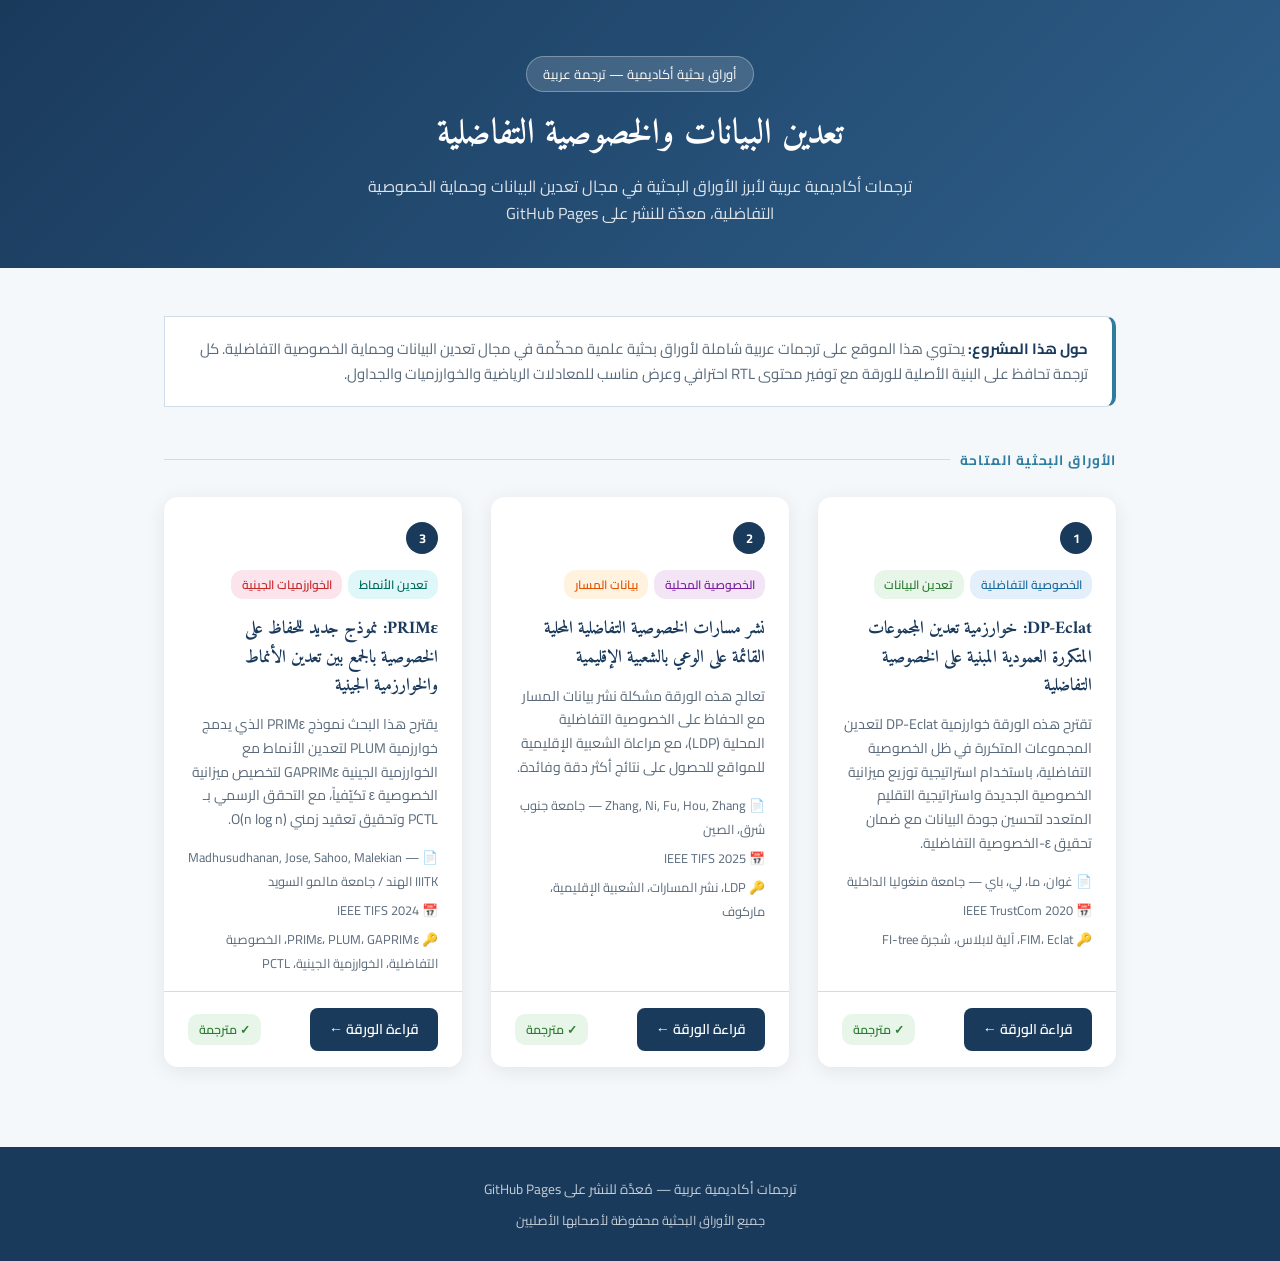
<file: index.html>
<!DOCTYPE html>
<html lang="ar" dir="rtl">
<head>
  <meta charset="UTF-8" />
  <meta name="viewport" content="width=device-width, initial-scale=1.0" />
  <title>الأوراق البحثية — تعدين البيانات والخصوصية التفاضلية</title>
  <link rel="preconnect" href="https://fonts.googleapis.com" />
  <link rel="preconnect" href="https://fonts.gstatic.com" crossorigin />
  <link href="https://fonts.googleapis.com/css2?family=Amiri:wght@400;700&family=Cairo:wght@300;400;600;700&display=swap" rel="stylesheet" />
  <style>
    *, *::before, *::after { box-sizing: border-box; margin: 0; padding: 0; }

    :root {
      --primary: #1a3a5c;
      --accent: #2e7d9f;
      --light: #f5f8fb;
      --border: #d0dce8;
      --text: #1e1e2e;
      --muted: #5a6a7a;
      --card-shadow: 0 4px 20px rgba(0,0,0,.08);
    }

    body {
      direction: rtl;
      text-align: right;
      font-family: 'Cairo', 'Arial', sans-serif;
      color: var(--text);
      background: var(--light);
      min-height: 100vh;
    }

    /* ── Header ── */
    header {
      background: linear-gradient(135deg, #1a3a5c 0%, #2e5f8a 100%);
      color: white;
      padding: 3.5rem 2rem 2.5rem;
      text-align: center;
    }

    header h1 {
      font-family: 'Amiri', serif;
      font-size: 2.2rem;
      font-weight: 700;
      line-height: 1.5;
      margin-bottom: .8rem;
    }

    header p {
      font-size: 1rem;
      opacity: .85;
      max-width: 600px;
      margin: 0 auto;
      line-height: 1.7;
    }

    header .badge {
      display: inline-block;
      background: rgba(255,255,255,.15);
      border: 1px solid rgba(255,255,255,.3);
      border-radius: 20px;
      padding: .3rem 1rem;
      font-size: .82rem;
      margin-bottom: 1rem;
    }

    /* ── Main ── */
    main {
      max-width: 1000px;
      margin: 0 auto;
      padding: 3rem 1.5rem;
    }

    .section-label {
      font-size: .85rem;
      font-weight: 700;
      color: var(--accent);
      text-transform: uppercase;
      letter-spacing: .08em;
      margin-bottom: 1.5rem;
      display: flex;
      align-items: center;
      gap: .6rem;
    }

    .section-label::after {
      content: '';
      flex: 1;
      height: 1px;
      background: var(--border);
    }

    /* ── Cards ── */
    .papers-grid {
      display: grid;
      grid-template-columns: repeat(auto-fill, minmax(290px, 1fr));
      gap: 1.8rem;
    }

    .paper-card {
      background: white;
      border-radius: 14px;
      box-shadow: var(--card-shadow);
      overflow: hidden;
      transition: transform .2s, box-shadow .2s;
      display: flex;
      flex-direction: column;
    }

    .paper-card:hover {
      transform: translateY(-4px);
      box-shadow: 0 8px 30px rgba(0,0,0,.13);
    }

    .card-top {
      padding: 1.6rem 1.5rem 1rem;
      flex: 1;
    }

    .card-number {
      display: inline-flex;
      align-items: center;
      justify-content: center;
      width: 2rem;
      height: 2rem;
      background: var(--primary);
      color: white;
      border-radius: 50%;
      font-size: .8rem;
      font-weight: 700;
      margin-bottom: 1rem;
    }

    .card-badges {
      display: flex;
      flex-wrap: wrap;
      gap: .4rem;
      margin-bottom: 1rem;
    }

    .badge-tag {
      font-size: .75rem;
      padding: .2rem .65rem;
      border-radius: 12px;
      font-weight: 600;
    }

    .tag-dp { background: #e3f0fb; color: #1a6aa0; }
    .tag-mining { background: #e8f5e9; color: #2e7d32; }
    .tag-privacy { background: #f3e5f5; color: #7b1fa2; }
    .tag-trajectory { background: #fff3e0; color: #e65100; }
    .tag-genetic { background: #fce4ec; color: #c62828; }
    .tag-pattern { background: #e0f7fa; color: #00695c; }

    .card-title {
      font-family: 'Amiri', serif;
      font-size: 1.1rem;
      font-weight: 700;
      line-height: 1.6;
      color: var(--primary);
      margin-bottom: .8rem;
    }

    .card-abstract {
      font-size: .88rem;
      color: var(--muted);
      line-height: 1.7;
      margin-bottom: .8rem;
    }

    .card-meta {
      font-size: .8rem;
      color: var(--muted);
      display: flex;
      flex-direction: column;
      gap: .3rem;
      margin-top: .5rem;
    }

    .card-meta span {
      display: flex;
      align-items: center;
      gap: .4rem;
    }

    .card-bottom {
      padding: 1rem 1.5rem;
      border-top: 1px solid var(--border);
      display: flex;
      align-items: center;
      justify-content: space-between;
      gap: 1rem;
    }

    .btn-read {
      display: inline-flex;
      align-items: center;
      gap: .4rem;
      background: var(--primary);
      color: white;
      text-decoration: none;
      padding: .55rem 1.2rem;
      border-radius: 8px;
      font-size: .88rem;
      font-weight: 600;
      transition: background .2s;
    }

    .btn-read:hover { background: var(--accent); }

    .status-badge {
      font-size: .78rem;
      padding: .25rem .7rem;
      border-radius: 10px;
      font-weight: 600;
    }

    .status-done { background: #e8f5e9; color: #2e7d32; }
    .status-soon { background: #fff3e0; color: #e65100; }

    /* ── Info banner ── */
    .info-banner {
      background: white;
      border: 1px solid var(--border);
      border-right: 4px solid var(--accent);
      border-radius: 0 10px 10px 0;
      padding: 1.2rem 1.5rem;
      margin-bottom: 2.5rem;
      font-size: .93rem;
      color: var(--muted);
      line-height: 1.7;
    }

    .info-banner strong { color: var(--primary); }

    /* ── Footer ── */
    footer {
      background: var(--primary);
      color: rgba(255,255,255,.75);
      text-align: center;
      padding: 1.8rem;
      font-size: .85rem;
      margin-top: 2rem;
    }

    /* ── Responsive ── */
    @media (max-width: 600px) {
      header h1 { font-size: 1.5rem; }
      main { padding: 2rem 1rem; }
      .papers-grid { grid-template-columns: 1fr; }
    }
  </style>
</head>
<body>

<header>
  <div class="badge">أوراق بحثية أكاديمية — ترجمة عربية</div>
  <h1>تعدين البيانات والخصوصية التفاضلية</h1>
  <p>ترجمات أكاديمية عربية لأبرز الأوراق البحثية في مجال تعدين البيانات وحماية الخصوصية التفاضلية، معدّة للنشر على GitHub Pages</p>
</header>

<main>

  <div class="info-banner">
    <strong>حول هذا المشروع:</strong> يحتوي هذا الموقع على ترجمات عربية شاملة لأوراق بحثية علمية محكّمة في مجال تعدين البيانات وحماية الخصوصية التفاضلية. كل ترجمة تحافظ على البنية الأصلية للورقة مع توفير محتوى RTL احترافي وعرض مناسب للمعادلات الرياضية والخوارزميات والجداول.
  </div>

  <div class="section-label">الأوراق البحثية المتاحة</div>

  <div class="papers-grid">

    <!-- Paper 1: DP-Eclat -->
    <div class="paper-card">
      <div class="card-top">
        <div class="card-number">1</div>
        <div class="card-badges">
          <span class="badge-tag tag-dp">الخصوصية التفاضلية</span>
          <span class="badge-tag tag-mining">تعدين البيانات</span>
        </div>
        <div class="card-title">
          DP-Eclat: خوارزمية تعدين المجموعات المتكررة العمودية المبنية على الخصوصية التفاضلية
        </div>
        <div class="card-abstract">
          تقترح هذه الورقة خوارزمية DP-Eclat لتعدين المجموعات المتكررة في ظل الخصوصية التفاضلية،
          باستخدام استراتيجية توزيع ميزانية الخصوصية الجديدة واستراتيجية التقليم المتعدد لتحسين
          جودة البيانات مع ضمان تحقيق ε-الخصوصية التفاضلية.
        </div>
        <div class="card-meta">
          <span>📄 غوان، ما، لي، باي — جامعة منغوليا الداخلية</span>
          <span>📅 IEEE TrustCom 2020</span>
          <span>🔑 FIM، Eclat، آلية لابلاس، شجرة FI-tree</span>
        </div>
      </div>
      <div class="card-bottom">
        <a href="paper-1-dp-eclat/index.html" class="btn-read">قراءة الورقة ←</a>
        <span class="status-badge status-done">✓ مترجمة</span>
      </div>
    </div>

    <!-- Paper 2: LDP Trajectory -->
    <div class="paper-card">
      <div class="card-top">
        <div class="card-number">2</div>
        <div class="card-badges">
          <span class="badge-tag tag-privacy">الخصوصية المحلية</span>
          <span class="badge-tag tag-trajectory">بيانات المسار</span>
        </div>
        <div class="card-title">
          نشر مسارات الخصوصية التفاضلية المحلية القائمة على الوعي بالشعبية الإقليمية
        </div>
        <div class="card-abstract">
          تعالج هذه الورقة مشكلة نشر بيانات المسار مع الحفاظ على الخصوصية التفاضلية المحلية (LDP)،
          مع مراعاة الشعبية الإقليمية للمواقع للحصول على نتائج أكثر دقة وفائدة.
        </div>
        <div class="card-meta">
          <span>📄 Zhang, Ni, Fu, Hou, Zhang — جامعة جنوب شرق، الصين</span>
          <span>📅 IEEE TIFS 2025</span>
          <span>🔑 LDP، نشر المسارات، الشعبية الإقليمية، ماركوف</span>
        </div>
      </div>
      <div class="card-bottom">
        <a href="paper-2-ldp-trajectory/index.html" class="btn-read">قراءة الورقة ←</a>
        <span class="status-badge status-done">✓ مترجمة</span>
      </div>
    </div>

    <!-- Paper 3: PRIM -->
    <div class="paper-card">
      <div class="card-top">
        <div class="card-number">3</div>
        <div class="card-badges">
          <span class="badge-tag tag-pattern">تعدين الأنماط</span>
          <span class="badge-tag tag-genetic">الخوارزميات الجينية</span>
        </div>
        <div class="card-title">
          PRIMε: نموذج جديد للحفاظ على الخصوصية بالجمع بين تعدين الأنماط والخوارزمية الجينية
        </div>
        <div class="card-abstract">
          يقترح هذا البحث نموذج PRIMε الذي يدمج خوارزمية PLUM لتعدين الأنماط مع الخوارزمية الجينية GAPRIMε
          لتخصيص ميزانية الخصوصية ε تكيّفياً، مع التحقق الرسمي بـ PCTL وتحقيق تعقيد زمني O(n log n).
        </div>
        <div class="card-meta">
          <span>📄 Madhusudhanan, Jose, Sahoo, Malekian — IIITK الهند / جامعة مالمو السويد</span>
          <span>📅 IEEE TIFS 2024</span>
          <span>🔑 PRIMε، PLUM، GAPRIMε، الخصوصية التفاضلية، الخوارزمية الجينية، PCTL</span>
        </div>
      </div>
      <div class="card-bottom">
        <a href="paper-3-prim/index.html" class="btn-read">قراءة الورقة ←</a>
        <span class="status-badge status-done">✓ مترجمة</span>
      </div>
    </div>

  </div>

</main>

<footer>
  <p>ترجمات أكاديمية عربية — مُعدَّة للنشر على GitHub Pages</p>
  <p style="margin-top:.4rem; font-size:.8rem;">جميع الأوراق البحثية محفوظة لأصحابها الأصليين</p>
</footer>

</body>
</html>
</file>
